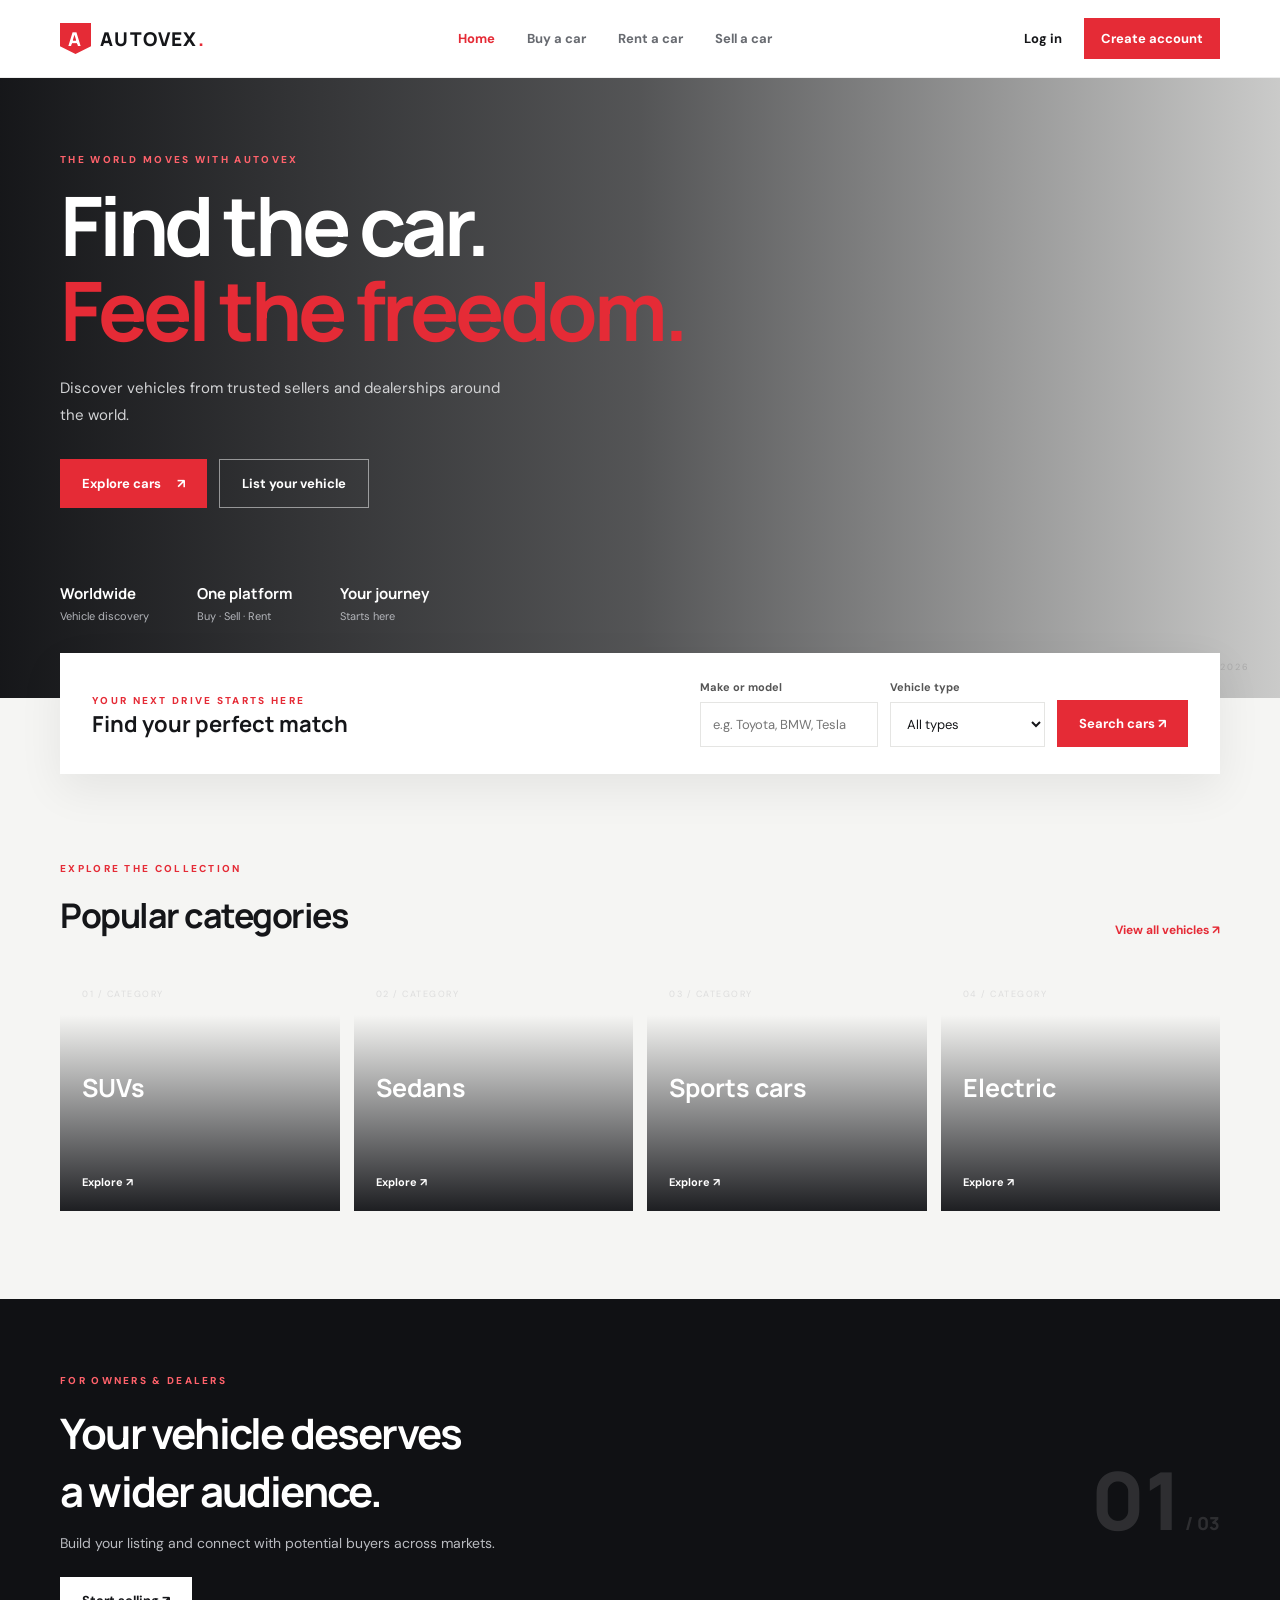
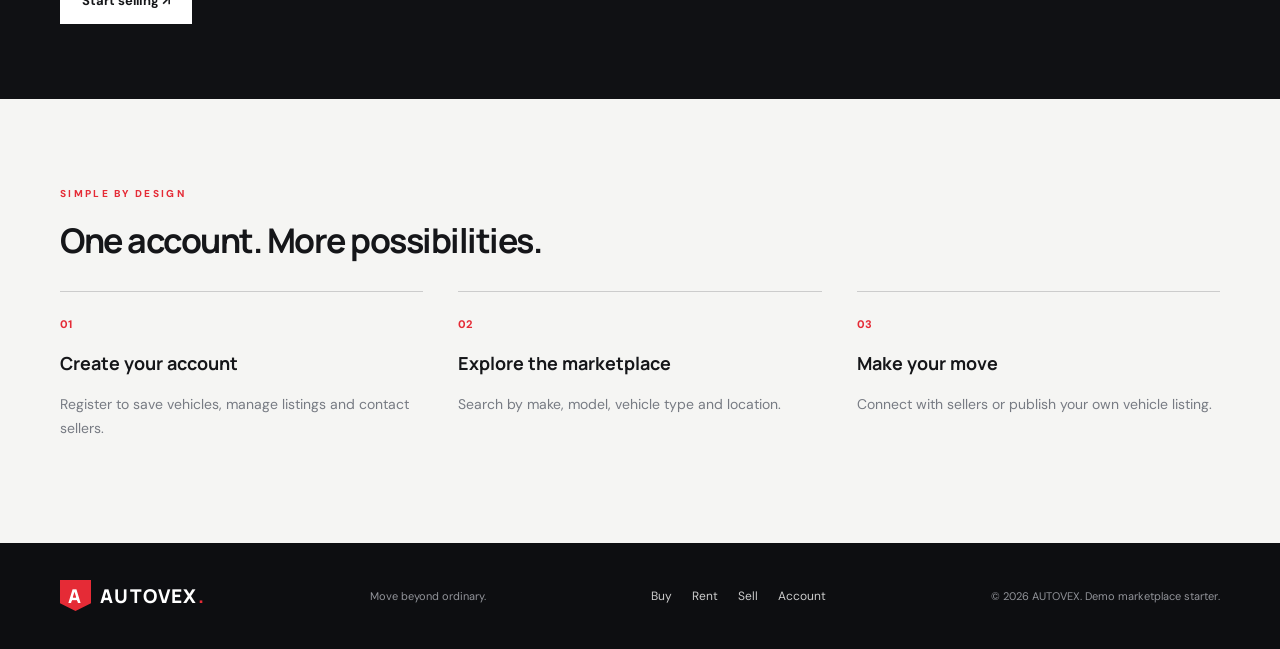
<file: index.html>
<!DOCTYPE html>
<html lang="en">
<head>
  <meta charset="UTF-8"><meta name="viewport" content="width=device-width, initial-scale=1.0">
  <meta name="description" content="AUTOVEX — a worldwide marketplace to buy, sell and rent vehicles.">
  <title>AUTOVEX | Worldwide Vehicle Marketplace</title>
  <link rel="preconnect" href="https://fonts.googleapis.com"><link rel="preconnect" href="https://fonts.gstatic.com" crossorigin>
  <link href="https://fonts.googleapis.com/css2?family=DM+Sans:wght@400;500;600;700&family=Manrope:wght@400;500;600;700;800&display=swap" rel="stylesheet">
  <link rel="stylesheet" href="css/style.css">
</head>
<body>
<header class="site-header"><a class="brand" href="index.html"><span class="brand-mark">A</span>AUTOVEX<span class="brand-dot">.</span></a>
  <button class="menu-toggle" aria-label="Open navigation">☰</button>
  <nav class="main-nav"><a class="active" href="index.html">Home</a><a href="buy.html">Buy a car</a><a href="rent.html">Rent a car</a><a href="sell.html">Sell a car</a></nav>
  <div class="header-actions"><a class="login-link" href="login.html">Log in</a><a class="btn btn-small" href="register.html">Create account</a></div>
</header>
<main>
<section class="hero"><div class="hero-shade"></div><div class="hero-content"><p class="eyebrow">THE WORLD MOVES WITH AUTOVEX</p><h1>Find the car.<br><span>Feel the freedom.</span></h1><p class="hero-copy">Discover vehicles from trusted sellers and dealerships around the world.</p>
  <div class="hero-buttons"><a class="btn" href="buy.html">Explore cars <span>↗</span></a><a class="btn btn-outline" href="sell.html">List your vehicle</a></div>
  <div class="hero-stats"><div><strong>Worldwide</strong><small>Vehicle discovery</small></div><div><strong>One platform</strong><small>Buy · Sell · Rent</small></div><div><strong>Your journey</strong><small>Starts here</small></div></div>
</div><div class="hero-label">AUTOMOTIVE MARKETPLACE <span>— EST. 2026</span></div></section>
<section class="search-panel wrap"><div><span class="eyebrow dark">YOUR NEXT DRIVE STARTS HERE</span><h2>Find your perfect match</h2></div><form class="quick-search" action="buy.html"><label>Make or model<input name="q" placeholder="e.g. Toyota, BMW, Tesla"></label><label>Vehicle type<select name="type"><option value="">All types</option><option>SUV</option><option>Sedan</option><option>Sports</option><option>Truck</option><option>Electric</option></select></label><button class="btn" type="submit">Search cars ↗</button></form></section>
<section class="section wrap"><div class="section-heading"><div><p class="eyebrow dark">EXPLORE THE COLLECTION</p><h2>Popular categories</h2></div><a class="text-link" href="buy.html">View all vehicles ↗</a></div><div class="category-grid">
<a class="category-card cat-suv" href="buy.html?type=SUV"><span>01 / CATEGORY</span><h3>SUVs</h3><b>Explore ↗</b></a><a class="category-card cat-sedan" href="buy.html?type=Sedan"><span>02 / CATEGORY</span><h3>Sedans</h3><b>Explore ↗</b></a><a class="category-card cat-sport" href="buy.html?type=Sports"><span>03 / CATEGORY</span><h3>Sports cars</h3><b>Explore ↗</b></a><a class="category-card cat-electric" href="buy.html?type=Electric"><span>04 / CATEGORY</span><h3>Electric</h3><b>Explore ↗</b></a></div></section>
<section class="feature-band"><div class="wrap feature-inner"><div><p class="eyebrow">FOR OWNERS & DEALERS</p><h2>Your vehicle deserves<br>a wider audience.</h2><p>Build your listing and connect with potential buyers across markets.</p><a class="btn btn-light" href="sell.html">Start selling ↗</a></div><div class="feature-number">01<span> / 03</span></div></div></section>
<section class="section wrap"><div class="section-heading"><div><p class="eyebrow dark">SIMPLE BY DESIGN</p><h2>One account. More possibilities.</h2></div></div><div class="steps-grid"><article><span>01</span><h3>Create your account</h3><p>Register to save vehicles, manage listings and contact sellers.</p></article><article><span>02</span><h3>Explore the marketplace</h3><p>Search by make, model, vehicle type and location.</p></article><article><span>03</span><h3>Make your move</h3><p>Connect with sellers or publish your own vehicle listing.</p></article></div></section>
</main>
<footer class="footer"><div class="wrap footer-inner"><a class="brand" href="index.html"><span class="brand-mark">A</span>AUTOVEX<span class="brand-dot">.</span></a><p>Move beyond ordinary.</p><div><a href="buy.html">Buy</a><a href="rent.html">Rent</a><a href="sell.html">Sell</a><a href="login.html">Account</a></div><small>© 2026 AUTOVEX. Demo marketplace starter.</small></div></footer>
<script src="js/app.js"></script>
</body></html>
</file>
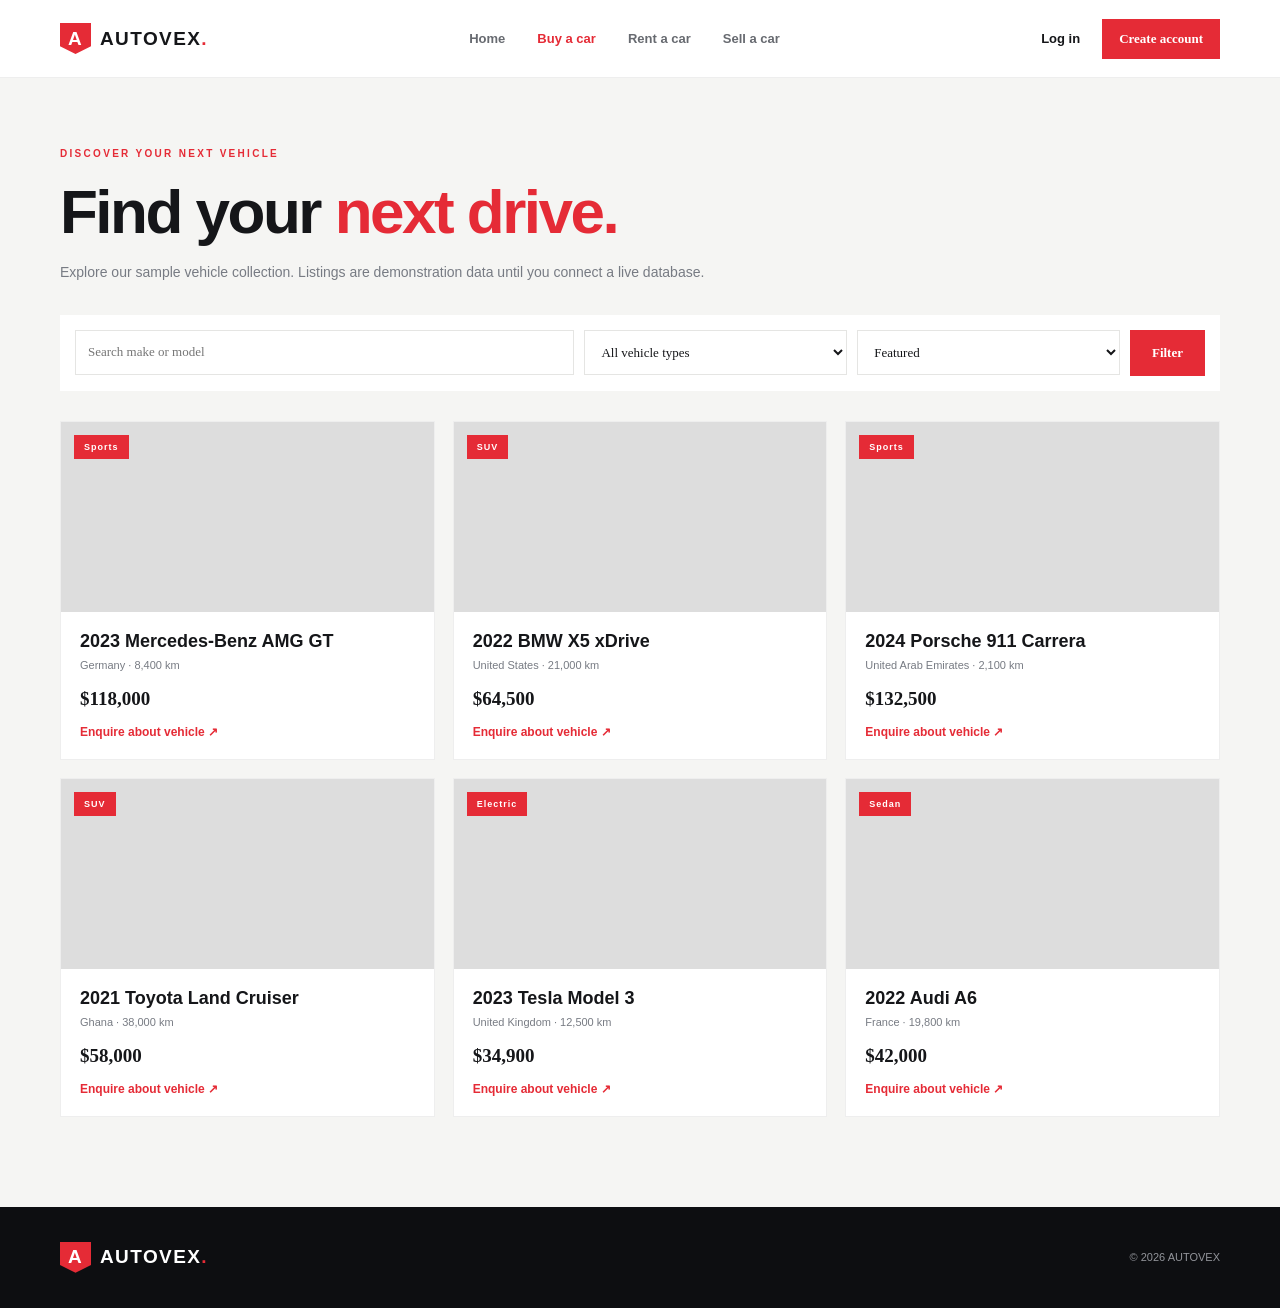
<file: buy.html>
<!DOCTYPE html><html lang="en"><head><meta charset="UTF-8"><meta name="viewport" content="width=device-width,initial-scale=1"><title>Buy vehicles | AUTOVEX</title><link rel="stylesheet" href="css/style.css"></head><body>
<header class="site-header"><a class="brand" href="index.html"><span class="brand-mark">A</span>AUTOVEX<span class="brand-dot">.</span></a><button class="menu-toggle" aria-label="Open navigation">☰</button><nav class="main-nav"><a href="index.html">Home</a><a class="active" href="buy.html">Buy a car</a><a href="rent.html">Rent a car</a><a href="sell.html">Sell a car</a></nav><div class="header-actions"><a class="login-link" href="login.html">Log in</a><a class="btn btn-small" href="register.html">Create account</a></div></header>
<main class="page-main wrap"><p class="eyebrow dark">DISCOVER YOUR NEXT VEHICLE</p><h1 class="page-title">Find your <span>next drive.</span></h1><p class="page-intro">Explore our sample vehicle collection. Listings are demonstration data until you connect a live database.</p>
<form class="filter-bar" id="filter-form"><input id="search-input" placeholder="Search make or model"><select id="type-filter"><option value="">All vehicle types</option><option>SUV</option><option>Sedan</option><option>Sports</option><option>Electric</option><option>Truck</option></select><select id="sort-filter"><option value="featured">Featured</option><option value="low">Price: low to high</option><option value="high">Price: high to low</option></select><button class="btn" type="submit">Filter</button></form>
<div class="listing-grid" id="car-grid"></div></main><footer class="footer"><div class="wrap footer-inner"><a class="brand" href="index.html"><span class="brand-mark">A</span>AUTOVEX<span class="brand-dot">.</span></a><small>© 2026 AUTOVEX</small></div></footer><script src="js/app.js"></script></body></html>
</file>
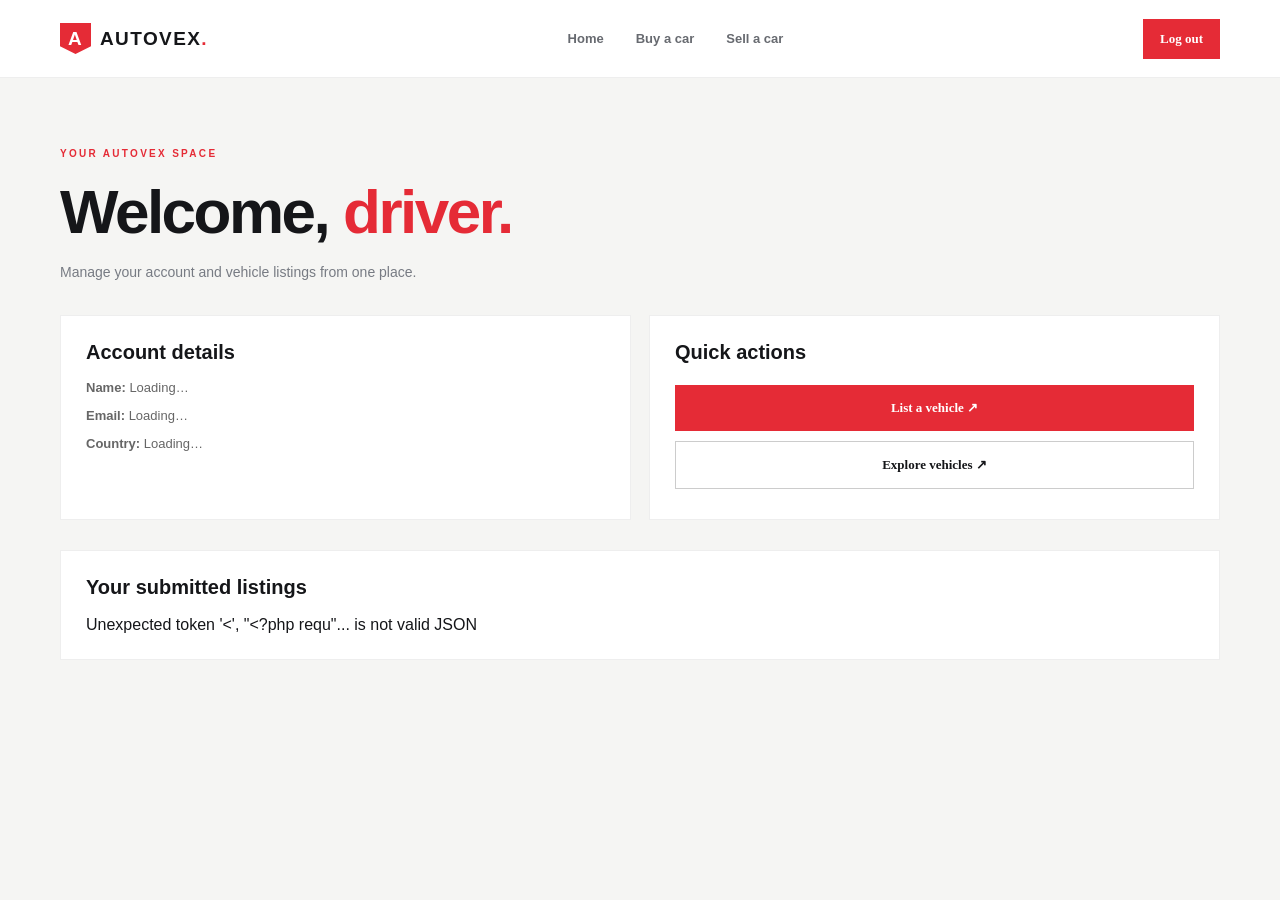
<file: dashboard.html>
<!DOCTYPE html><html lang="en"><head><meta charset="UTF-8"><meta name="viewport" content="width=device-width,initial-scale=1"><title>My account | AUTOVEX</title><link rel="stylesheet" href="css/style.css"></head><body><header class="site-header"><a class="brand" href="index.html"><span class="brand-mark">A</span>AUTOVEX<span class="brand-dot">.</span></a><nav class="main-nav"><a href="index.html">Home</a><a href="buy.html">Buy a car</a><a href="sell.html">Sell a car</a></nav><div class="header-actions"><button class="btn btn-small" id="logout-button">Log out</button></div></header><main class="page-main wrap"><p class="eyebrow dark">YOUR AUTOVEX SPACE</p><h1 class="page-title">Welcome, <span id="dashboard-name">driver.</span></h1><p class="page-intro">Manage your account and vehicle listings from one place.</p><div class="dashboard-grid"><section class="dashboard-card"><h2>Account details</h2><p><strong>Name:</strong> <span id="profile-name">Loading…</span></p><p><strong>Email:</strong> <span id="profile-email">Loading…</span></p><p><strong>Country:</strong> <span id="profile-country">Loading…</span></p></section><section class="dashboard-card"><h2>Quick actions</h2><a class="btn full-width" href="sell.html">List a vehicle ↗</a><a class="btn btn-outline-dark full-width" href="buy.html">Explore vehicles ↗</a></section></div><section class="dashboard-card listing-section"><h2>Your submitted listings</h2><div id="my-listings">Loading listings…</div></section></main><script src="js/app.js"></script></body></html>
</file>
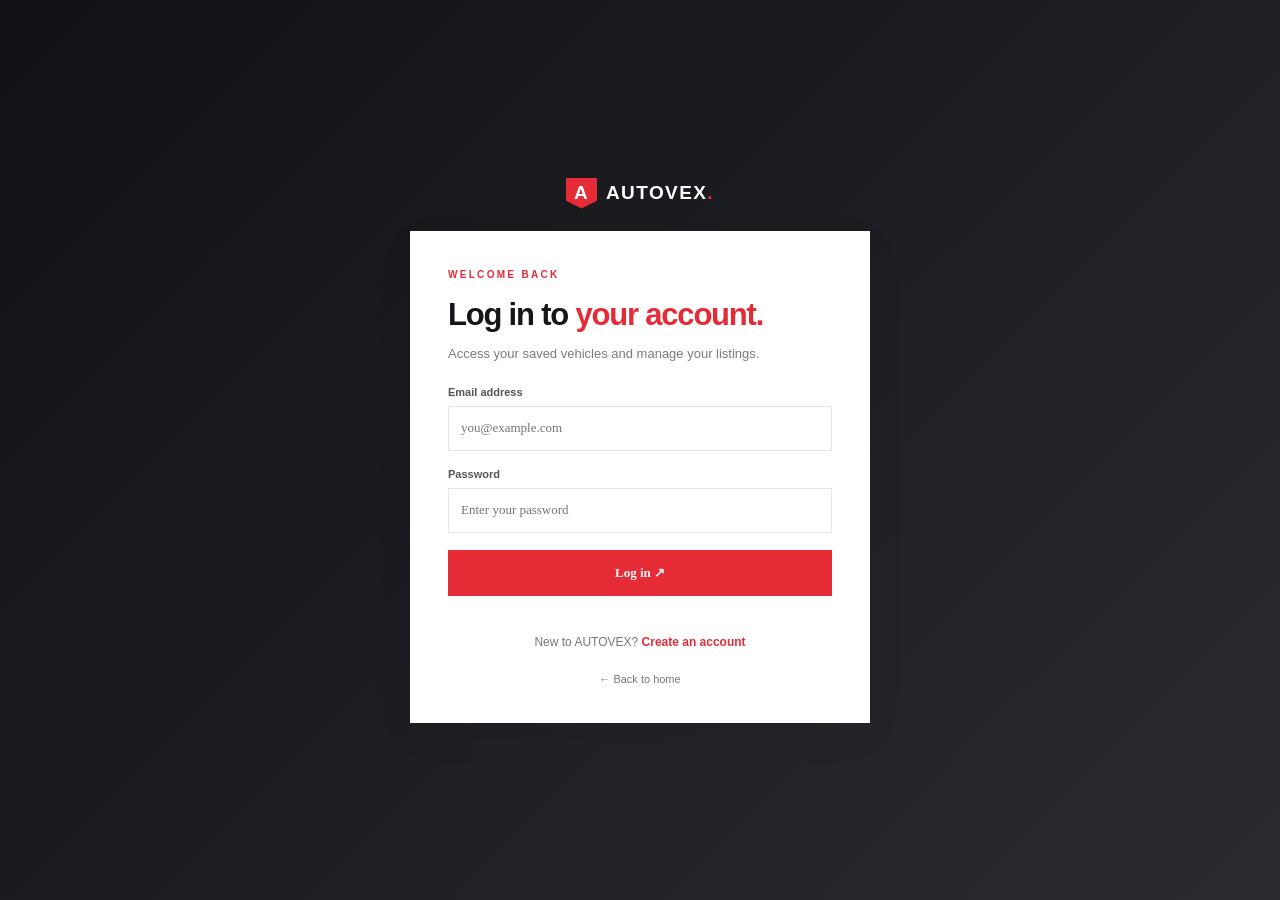
<file: login.html>
<!DOCTYPE html><html lang="en"><head><meta charset="UTF-8"><meta name="viewport" content="width=device-width,initial-scale=1"><title>Log in | AUTOVEX</title><link rel="stylesheet" href="css/style.css"></head><body class="auth-page"><a class="brand auth-brand" href="index.html"><span class="brand-mark">A</span>AUTOVEX<span class="brand-dot">.</span></a><main class="auth-card"><p class="eyebrow dark">WELCOME BACK</p><h1>Log in to <span>your account.</span></h1><p>Access your saved vehicles and manage your listings.</p><form id="login-form"><label>Email address<input type="email" name="email" required autocomplete="email" placeholder="you@example.com"></label><label>Password<input type="password" name="password" required autocomplete="current-password" placeholder="Enter your password"></label><button class="btn full-width" type="submit">Log in ↗</button><p class="form-feedback" id="login-feedback" aria-live="polite"></p></form><div class="auth-bottom">New to AUTOVEX? <a href="register.html">Create an account</a></div><a class="back-link" href="index.html">← Back to home</a></main><script src="js/app.js"></script></body></html>
</file>
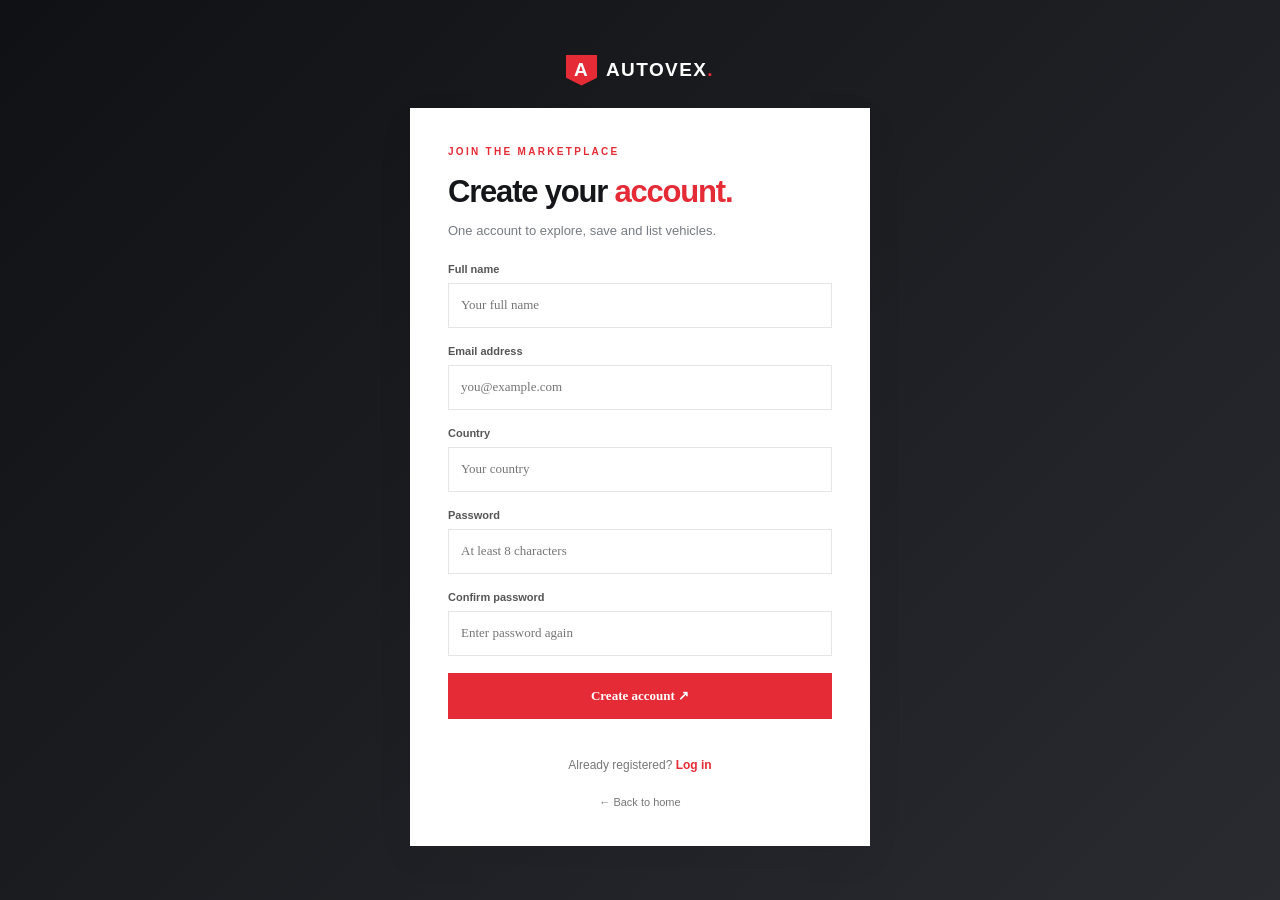
<file: register.html>
<!DOCTYPE html><html lang="en"><head><meta charset="UTF-8"><meta name="viewport" content="width=device-width,initial-scale=1"><title>Create account | AUTOVEX</title><link rel="stylesheet" href="css/style.css"></head><body class="auth-page"><a class="brand auth-brand" href="index.html"><span class="brand-mark">A</span>AUTOVEX<span class="brand-dot">.</span></a><main class="auth-card"><p class="eyebrow dark">JOIN THE MARKETPLACE</p><h1>Create your <span>account.</span></h1><p>One account to explore, save and list vehicles.</p><form id="register-form"><label>Full name<input name="name" required minlength="2" autocomplete="name" placeholder="Your full name"></label><label>Email address<input type="email" name="email" required autocomplete="email" placeholder="you@example.com"></label><label>Country<input name="country" required autocomplete="country-name" placeholder="Your country"></label><label>Password<input type="password" name="password" required minlength="8" autocomplete="new-password" placeholder="At least 8 characters"></label><label>Confirm password<input type="password" name="confirm_password" required minlength="8" autocomplete="new-password" placeholder="Enter password again"></label><button class="btn full-width" type="submit">Create account ↗</button><p class="form-feedback" id="register-feedback" aria-live="polite"></p></form><div class="auth-bottom">Already registered? <a href="login.html">Log in</a></div><a class="back-link" href="index.html">← Back to home</a></main><script src="js/app.js"></script></body></html>
</file>
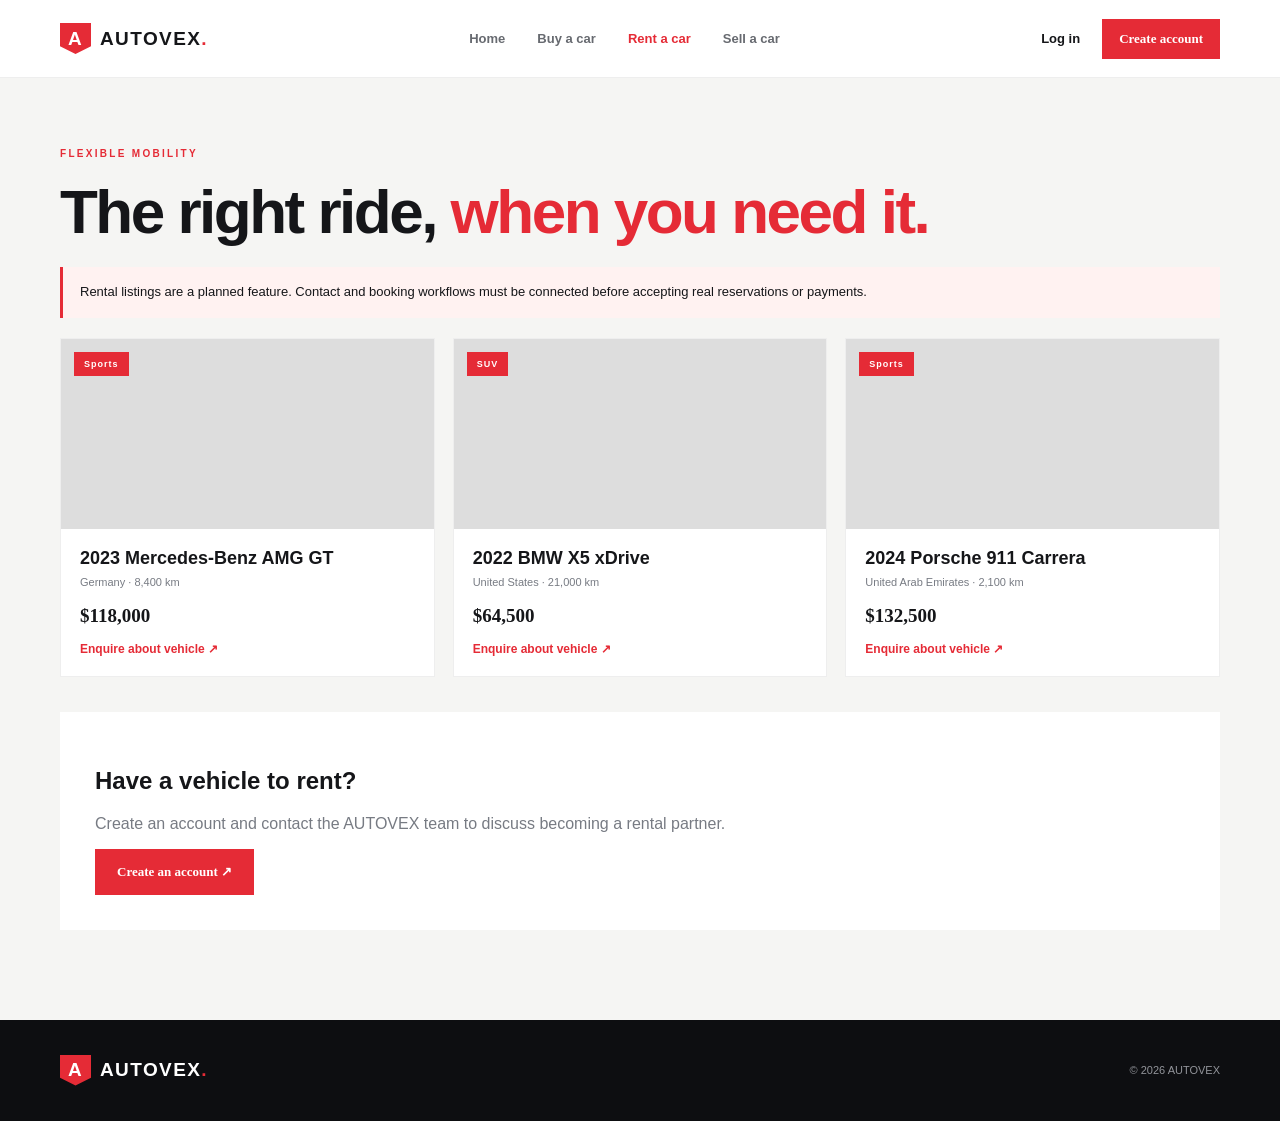
<file: rent.html>
<!DOCTYPE html><html lang="en"><head><meta charset="UTF-8"><meta name="viewport" content="width=device-width,initial-scale=1"><title>Rent a vehicle | AUTOVEX</title><link rel="stylesheet" href="css/style.css"></head><body><header class="site-header"><a class="brand" href="index.html"><span class="brand-mark">A</span>AUTOVEX<span class="brand-dot">.</span></a><button class="menu-toggle" aria-label="Open navigation">☰</button><nav class="main-nav"><a href="index.html">Home</a><a href="buy.html">Buy a car</a><a class="active" href="rent.html">Rent a car</a><a href="sell.html">Sell a car</a></nav><div class="header-actions"><a class="login-link" href="login.html">Log in</a><a class="btn btn-small" href="register.html">Create account</a></div></header><main class="page-main wrap"><p class="eyebrow dark">FLEXIBLE MOBILITY</p><h1 class="page-title">The right ride, <span>when you need it.</span></h1><div class="notice">Rental listings are a planned feature. Contact and booking workflows must be connected before accepting real reservations or payments.</div><div class="listing-grid" id="rent-grid"></div><section class="callout"><h2>Have a vehicle to rent?</h2><p>Create an account and contact the AUTOVEX team to discuss becoming a rental partner.</p><a class="btn" href="register.html">Create an account ↗</a></section></main><footer class="footer"><div class="wrap footer-inner"><a class="brand" href="index.html"><span class="brand-mark">A</span>AUTOVEX<span class="brand-dot">.</span></a><small>© 2026 AUTOVEX</small></div></footer><script src="js/app.js"></script></body></html>
</file>
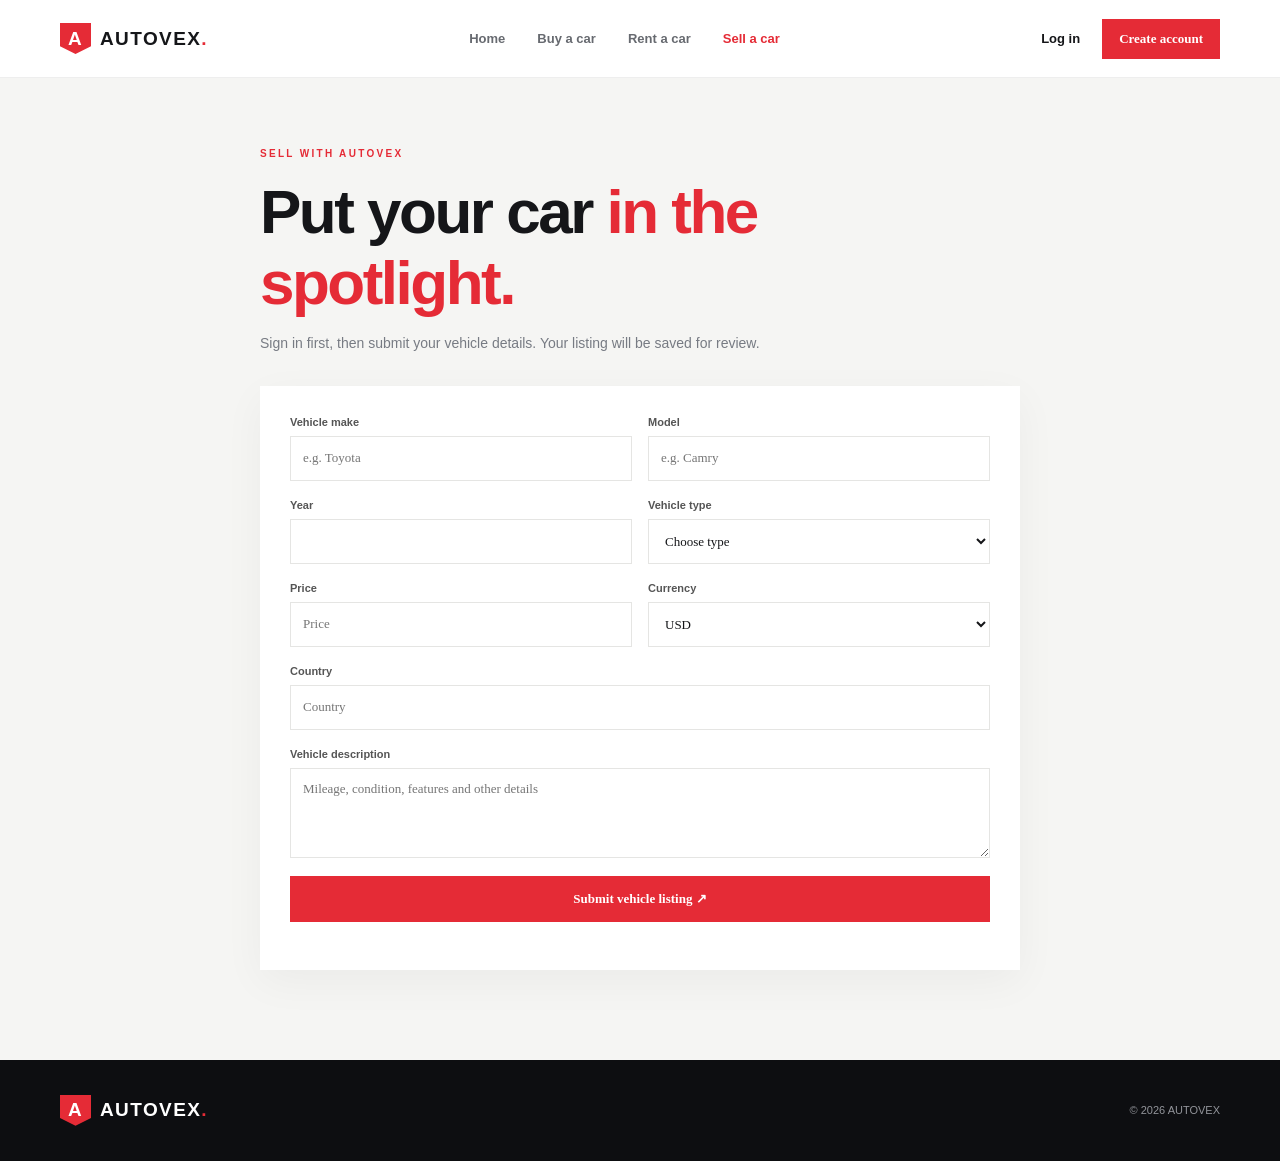
<file: sell.html>
<!DOCTYPE html><html lang="en"><head><meta charset="UTF-8"><meta name="viewport" content="width=device-width,initial-scale=1"><title>Sell your vehicle | AUTOVEX</title><link rel="stylesheet" href="css/style.css"></head><body><header class="site-header"><a class="brand" href="index.html"><span class="brand-mark">A</span>AUTOVEX<span class="brand-dot">.</span></a><button class="menu-toggle" aria-label="Open navigation">☰</button><nav class="main-nav"><a href="index.html">Home</a><a href="buy.html">Buy a car</a><a href="rent.html">Rent a car</a><a class="active" href="sell.html">Sell a car</a></nav><div class="header-actions"><a class="login-link" href="login.html">Log in</a><a class="btn btn-small" href="register.html">Create account</a></div></header><main class="page-main wrap narrow"><p class="eyebrow dark">SELL WITH AUTOVEX</p><h1 class="page-title">Put your car <span>in the spotlight.</span></h1><p class="page-intro">Sign in first, then submit your vehicle details. Your listing will be saved for review.</p><div id="sell-auth-message" class="notice hidden"></div><form id="sell-form" class="form-card"><div class="form-row"><label>Vehicle make<input name="make" required placeholder="e.g. Toyota"></label><label>Model<input name="model" required placeholder="e.g. Camry"></label></div><div class="form-row"><label>Year<input name="year" type="number" min="1950" max="2035" required></label><label>Vehicle type<select name="type" required><option value="">Choose type</option><option>SUV</option><option>Sedan</option><option>Sports</option><option>Electric</option><option>Truck</option></select></label></div><div class="form-row"><label>Price<input name="price" type="number" min="1" step="0.01" required placeholder="Price"></label><label>Currency<select name="currency"><option>USD</option><option>GHS</option><option>EUR</option><option>GBP</option><option>CAD</option></select></label></div><label>Country<input name="country" required placeholder="Country"></label><label>Vehicle description<textarea name="description" rows="4" placeholder="Mileage, condition, features and other details"></textarea></label><button class="btn full-width" type="submit">Submit vehicle listing ↗</button><p class="form-feedback" id="sell-feedback" aria-live="polite"></p></form></main><footer class="footer"><div class="wrap footer-inner"><a class="brand" href="index.html"><span class="brand-mark">A</span>AUTOVEX<span class="brand-dot">.</span></a><small>© 2026 AUTOVEX</small></div></footer><script src="js/app.js"></script></body></html>
</file>
<file: css/style.css>
:root{--ink:#151619;--muted:#777b83;--red:#e52b36;--paper:#f5f5f3;--line:#e5e5e3;--dark:#101114}*{box-sizing:border-box}html{scroll-behavior:smooth}body{margin:0;background:var(--paper);color:var(--ink);font-family:"DM Sans",Arial,sans-serif}h1,h2,h3,.brand{font-family:Manrope,Arial,sans-serif}a{color:inherit;text-decoration:none}.wrap{width:min(1160px,calc(100% - 48px));margin:auto}.site-header{height:78px;padding:0 max(24px,calc((100% - 1160px)/2));display:flex;align-items:center;justify-content:space-between;background:#fff;border-bottom:1px solid #eee;position:sticky;top:0;z-index:20}.brand{display:inline-flex;align-items:center;gap:9px;font-size:19px;font-weight:800;letter-spacing:1.4px}.brand-mark{display:grid;place-items:center;width:31px;height:31px;background:var(--red);color:white;font-weight:800;clip-path:polygon(0 0,100% 0,100% 75%,50% 100%,0 75%)}.brand-dot{color:var(--red);margin-left:-9px}.main-nav{display:flex;gap:32px;font-size:13px;font-weight:700;color:#676a70}.main-nav a:hover,.main-nav a.active,.login-link:hover{color:var(--red)}.header-actions{display:flex;align-items:center;gap:22px;font-size:13px;font-weight:700}.btn{border:0;display:inline-flex;align-items:center;justify-content:center;gap:16px;padding:15px 22px;background:var(--red);color:white;font:700 13px "DM Sans";cursor:pointer;transition:.2s}.btn:hover{background:#bd1d28;transform:translateY(-2px)}.btn-small{padding:12px 17px}.btn-outline{background:transparent;border:1px solid #ffffff80;color:#fff}.btn-outline:hover{background:white;color:var(--ink)}.btn-outline-dark{background:transparent;color:var(--ink);border:1px solid #ccc}.btn-light{background:#fff;color:var(--ink)}.menu-toggle{display:none;background:none;border:0;font-size:24px}.hero{min-height:620px;position:relative;display:flex;align-items:center;color:white;background:linear-gradient(90deg,rgba(8,9,12,.94),rgba(8,9,12,.68) 50%,rgba(8,9,12,.18)),url("https://images.unsplash.com/photo-1492144534655-ae79c964c9d7?auto=format&fit=crop&w=2000&q=85") center/cover}.hero-content{width:min(1160px,calc(100% - 48px));margin:0 auto;position:relative;z-index:1;padding:65px 0}.eyebrow{font-size:10px;font-weight:800;letter-spacing:2.3px;color:#ff626b;margin:0 0 17px}.eyebrow.dark{color:var(--red)}.hero h1{font-size:clamp(48px,7vw,82px);line-height:1.04;letter-spacing:-4px;margin:0 0 22px}.hero h1 span,.page-title span,.auth-card h1 span{color:var(--red)}.hero-copy{max-width:440px;color:#d2d3d5;line-height:1.8;font-size:15px}.hero-buttons{display:flex;gap:12px;margin-top:30px}.hero-stats{display:flex;gap:48px;margin-top:75px}.hero-stats div{display:flex;flex-direction:column;gap:5px}.hero-stats strong{font:700 15px Manrope}.hero-stats small{font-size:11px;color:#b3b5ba}.hero-label{position:absolute;right:30px;bottom:25px;font-size:9px;letter-spacing:2px;color:#ddd}.hero-label span{color:#aaa}.search-panel{position:relative;margin-top:-45px;background:white;padding:27px 32px;z-index:2;box-shadow:0 15px 45px #10111412;display:flex;align-items:center;justify-content:space-between;gap:25px}.search-panel h2{font-size:22px;margin:0}.quick-search{display:flex;align-items:end;gap:12px}.quick-search label,.form-card label,.auth-card label{display:flex;flex-direction:column;gap:8px;font-size:11px;font-weight:700;color:#555}.quick-search input,.quick-search select,.form-card input,.form-card select,.form-card textarea,.auth-card input,.filter-bar input,.filter-bar select{height:45px;border:1px solid var(--line);padding:0 12px;background:#fff;font:13px "DM Sans";min-width:155px;color:var(--ink);outline:none}.quick-search input:focus,.form-card input:focus,.auth-card input:focus{border-color:var(--red)}.section{padding-top:88px;padding-bottom:88px}.section-heading{display:flex;justify-content:space-between;align-items:end;margin-bottom:28px}.section-heading h2{font-size:34px;margin:0;letter-spacing:-1.5px}.text-link{font-size:12px;font-weight:700;color:var(--red)}.category-grid{display:grid;grid-template-columns:repeat(4,1fr);gap:14px}.category-card{height:245px;padding:22px;display:flex;flex-direction:column;justify-content:space-between;color:#fff;background-size:cover;background-position:center;position:relative;overflow:hidden}.category-card:before{content:"";position:absolute;inset:0;background:linear-gradient(0deg,#08090de8,transparent 80%)}.category-card>*{position:relative}.category-card span{font-size:9px;letter-spacing:1.5px;color:#ddd}.category-card h3{font-size:25px;margin:0}.category-card b{font-size:11px}.cat-suv{background-image:url("https://images.unsplash.com/photo-1519641471654-76ce0107ad1b?auto=format&fit=crop&w=700&q=80")}.cat-sedan{background-image:url("https://images.unsplash.com/photo-1552519507-da3b142c6e3d?auto=format&fit=crop&w=700&q=80")}.cat-sport{background-image:url("https://images.unsplash.com/photo-1503376780353-7e6692767b70?auto=format&fit=crop&w=700&q=80")}.cat-electric{background-image:url("https://images.unsplash.com/photo-1560958089-b8a1929f5e0?auto=format&fit=crop&w=700&q=80")}.feature-band{background:var(--dark);color:#fff;padding:75px 0}.feature-inner{display:flex;align-items:center;justify-content:space-between}.feature-inner h2{font-size:42px;letter-spacing:-1.8px;margin:0 0 14px}.feature-inner p:not(.eyebrow){color:#b9bbc0;font-size:14px;margin-bottom:25px}.feature-number{font:800 80px Manrope;color:#ffffff20}.feature-number span{font-size:18px}.steps-grid{display:grid;grid-template-columns:repeat(3,1fr);gap:35px}.steps-grid article{border-top:1px solid #ccc;padding-top:20px}.steps-grid article>span{font-size:11px;color:var(--red);font-weight:800}.steps-grid h3{font-size:18px}.steps-grid p,.page-intro{color:var(--muted);font-size:14px;line-height:1.7}.footer{background:#0d0e11;color:#fff;padding:35px 0}.footer-inner{display:flex;align-items:center;justify-content:space-between;gap:20px;flex-wrap:wrap}.footer p,.footer small{color:#92949a;font-size:11px}.footer-inner>div{display:flex;gap:20px;font-size:12px;color:#ccc}.page-main{padding-top:70px;padding-bottom:90px;min-height:70vh}.page-title{font-size:clamp(38px,6vw,62px);letter-spacing:-2.5px;margin:0 0 12px}.page-intro{max-width:650px;margin-bottom:30px}.filter-bar{display:flex;gap:10px;flex-wrap:wrap;background:white;padding:15px;margin:30px 0}.filter-bar input{flex:2;min-width:200px}.filter-bar select{flex:1;min-width:150px}.listing-grid{display:grid;grid-template-columns:repeat(3,1fr);gap:18px}.car-card{background:white;border:1px solid #eee}.car-image{height:190px;background:#ddd center/cover;position:relative}.car-tag{position:absolute;top:13px;left:13px;background:var(--red);color:white;padding:7px 10px;font-size:9px;font-weight:800;letter-spacing:1px}.car-info{padding:19px}.car-info h3{margin:0 0 7px;font-size:18px}.car-meta{color:var(--muted);font-size:11px}.car-price{font:800 19px Manrope;margin-top:17px}.car-info .text-link{display:inline-block;margin-top:15px}.notice{background:#fff2f1;border-left:3px solid var(--red);padding:15px 17px;font-size:13px;line-height:1.6;margin:20px 0}.narrow{max-width:760px}.form-card,.auth-card{background:#fff;padding:30px;box-shadow:0 12px 40px #1111110b}.form-card{display:grid;gap:18px}.form-row{display:grid;grid-template-columns:1fr 1fr;gap:16px}.form-card input,.form-card select,.form-card textarea,.auth-card input{width:100%;min-width:0}.form-card textarea{height:auto;padding:12px;resize:vertical}.full-width{width:100%}.form-feedback{font-size:12px;line-height:1.5;margin:0;color:#23824e}.form-feedback.error{color:#c5222c}.auth-page{min-height:100vh;background:linear-gradient(135deg,#101114,#292b31);padding:35px 20px;display:flex;align-items:center;justify-content:center;flex-direction:column}.auth-brand{color:#fff;margin-bottom:22px}.auth-card{width:min(460px,100%);padding:38px}.auth-card h1{font-size:31px;letter-spacing:-1.2px;margin:0 0 10px}.auth-card>p:not(.eyebrow){font-size:13px;color:var(--muted);margin-bottom:25px}.auth-card form{display:grid;gap:17px}.auth-bottom{text-align:center;font-size:12px;margin-top:22px;color:#777}.auth-bottom a{color:var(--red);font-weight:700}.back-link{display:block;text-align:center;margin-top:24px;font-size:11px;color:#777}.hidden{display:none}.dashboard-grid{display:grid;grid-template-columns:1fr 1fr;gap:18px;margin:30px 0}.dashboard-card{background:#fff;padding:25px;border:1px solid #eee}.dashboard-card h2{font-size:20px;margin-top:0}.dashboard-card p{font-size:13px;color:#666}.dashboard-card .btn{margin:5px 0}.listing-section{margin-top:20px}.callout{background:#fff;padding:35px;margin-top:35px}.callout p{color:var(--muted)}@media(max-width:850px){.main-nav{gap:15px}.search-panel{align-items:flex-start;flex-direction:column}.quick-search{width:100%;flex-wrap:wrap}.quick-search label{flex:1}.category-grid{grid-template-columns:repeat(2,1fr)}.listing-grid{grid-template-columns:repeat(2,1fr)}}@media(max-width:650px){.site-header{height:68px}.menu-toggle{display:block;order:3}.main-nav{display:none;position:absolute;top:68px;left:0;right:0;background:#fff;padding:20px 24px;flex-direction:column;border-bottom:1px solid #eee}.main-nav.open{display:flex}.header-actions{margin-left:auto;margin-right:15px;gap:12px}.header-actions .login-link{display:none}.hero{min-height:590px}.hero h1{letter-spacing:-2px}.hero-stats{gap:20px;margin-top:55px}.hero-stats strong{font-size:12px}.hero-stats small{font-size:9px}.hero-label{font-size:7px}.search-panel{padding:22px;margin-top:-25px}.quick-search{display:grid;grid-template-columns:1fr}.quick-search input,.quick-search select{width:100%}.section{padding-top:65px;padding-bottom:65px}.section-heading h2{font-size:27px}.category-grid,.listing-grid,.steps-grid,.dashboard-grid{grid-template-columns:1fr}.category-card{height:210px}.feature-inner h2{font-size:33px}.feature-number{font-size:48px}.form-row{grid-template-columns:1fr}.page-main{padding-top:48px}.footer-inner{align-items:flex-start;flex-direction:column}.auth-card{padding:27px 22px}}
</file>
